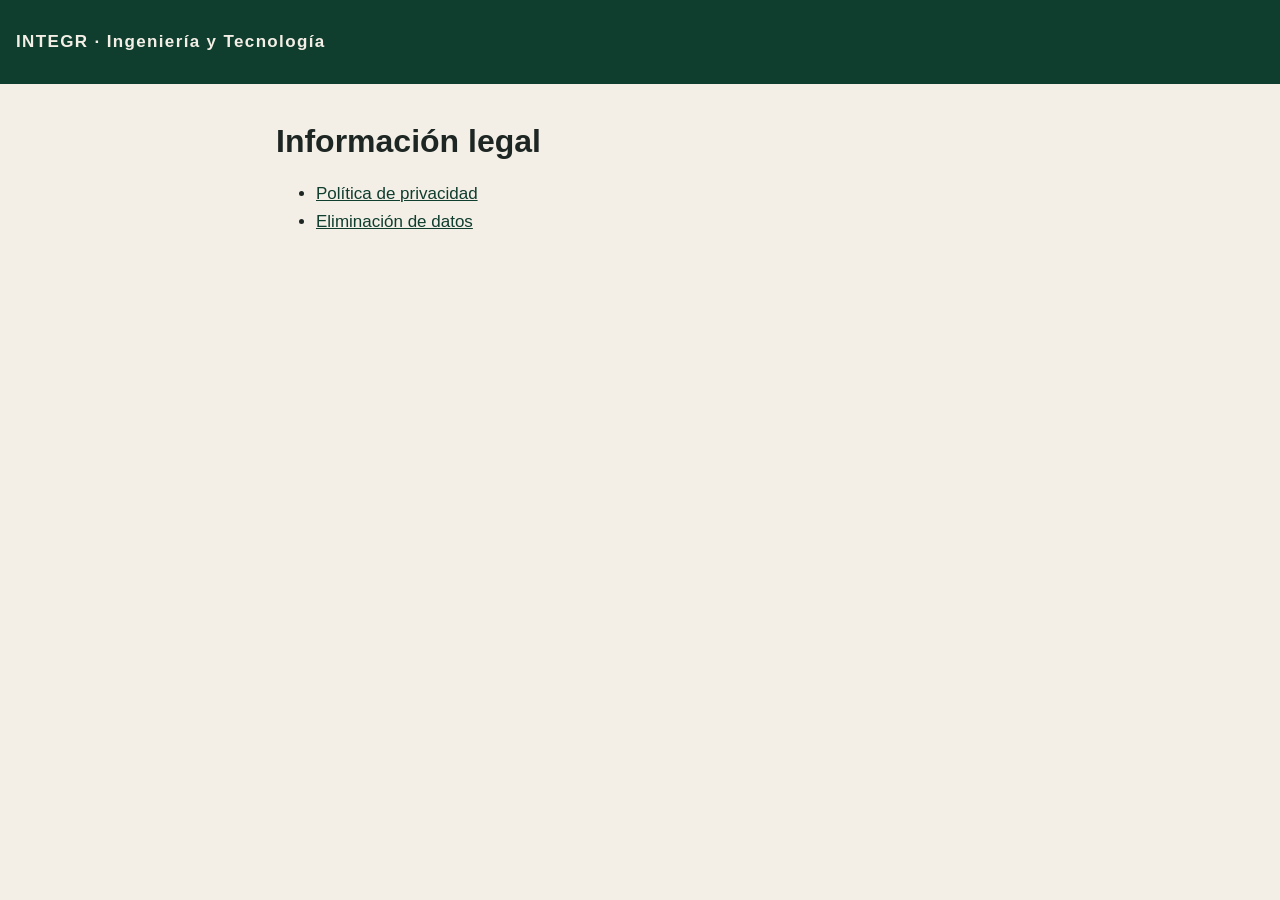
<file: index.html>
<!doctype html>
<html lang="es"><head><meta charset="utf-8"><meta name="viewport" content="width=device-width,initial-scale=1">
<title>INTEGR · Legal</title><link rel="stylesheet" href="style.css"></head>
<body><header><a href="./">INTEGR · Ingeniería y Tecnología</a></header>
<main><h1>Información legal</h1>
<ul><li><a href="privacidad.html">Política de privacidad</a></li><li><a href="eliminar-datos.html">Eliminación de datos</a></li></ul>
</main></body></html>
</file>
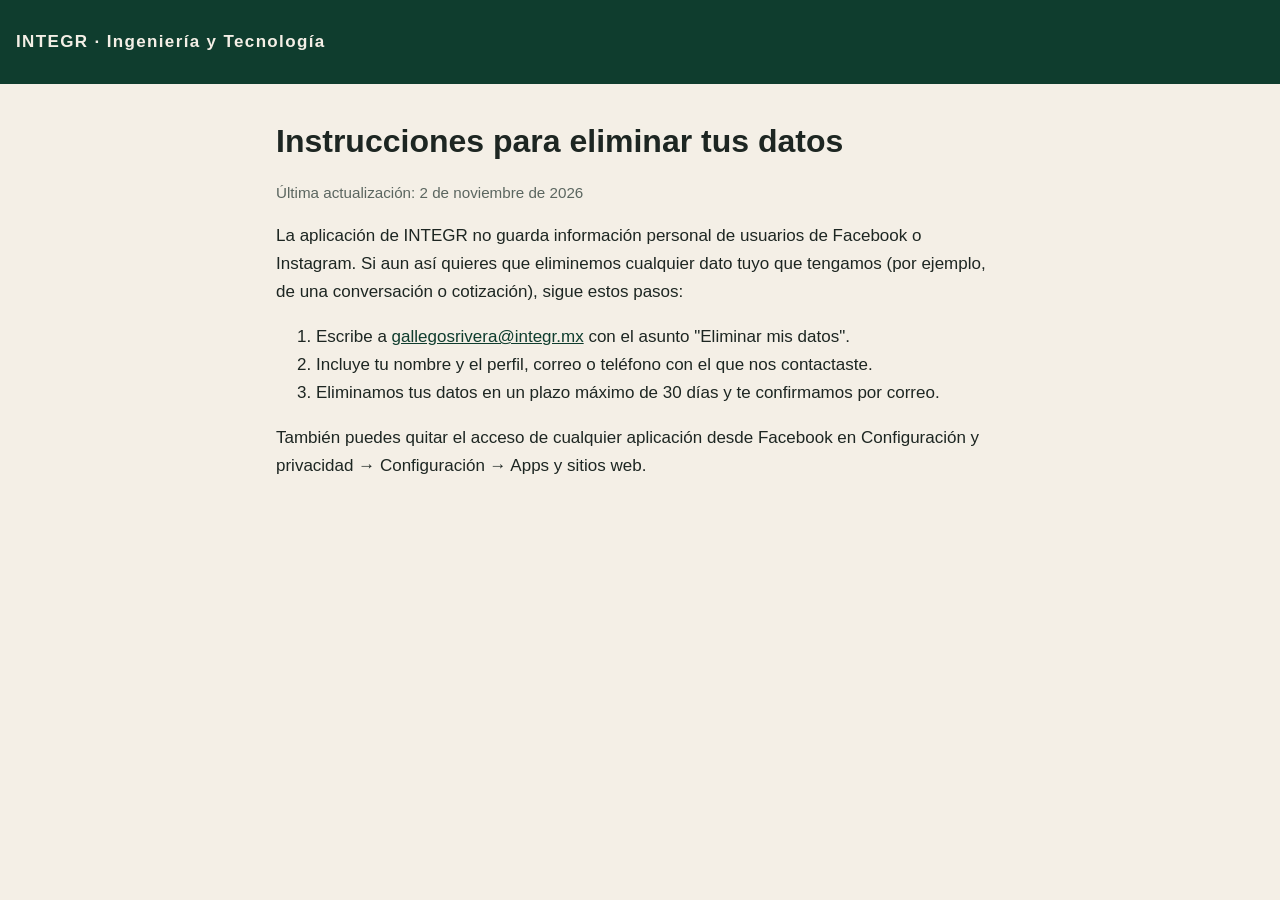
<file: eliminar-datos.html>
<!doctype html>
<html lang="es"><head><meta charset="utf-8"><meta name="viewport" content="width=device-width,initial-scale=1">
<title>Eliminación de datos · INTEGR</title><link rel="stylesheet" href="style.css"></head>
<body><header><a href="./">INTEGR · Ingeniería y Tecnología</a></header>
<main>
<h1>Instrucciones para eliminar tus datos</h1>
<p class="meta">Última actualización: 2 de noviembre de 2026</p>
<p>La aplicación de INTEGR no guarda información personal de usuarios de Facebook o Instagram. Si aun así quieres que eliminemos cualquier dato tuyo que tengamos (por ejemplo, de una conversación o cotización), sigue estos pasos:</p>
<ol>
<li>Escribe a <a href="mailto:gallegosrivera@integr.mx">gallegosrivera@integr.mx</a> con el asunto "Eliminar mis datos".</li>
<li>Incluye tu nombre y el perfil, correo o teléfono con el que nos contactaste.</li>
<li>Eliminamos tus datos en un plazo máximo de 30 días y te confirmamos por correo.</li>
</ol>
<p>También puedes quitar el acceso de cualquier aplicación desde Facebook en Configuración y privacidad → Configuración → Apps y sitios web.</p>
</main></body></html>
</file>
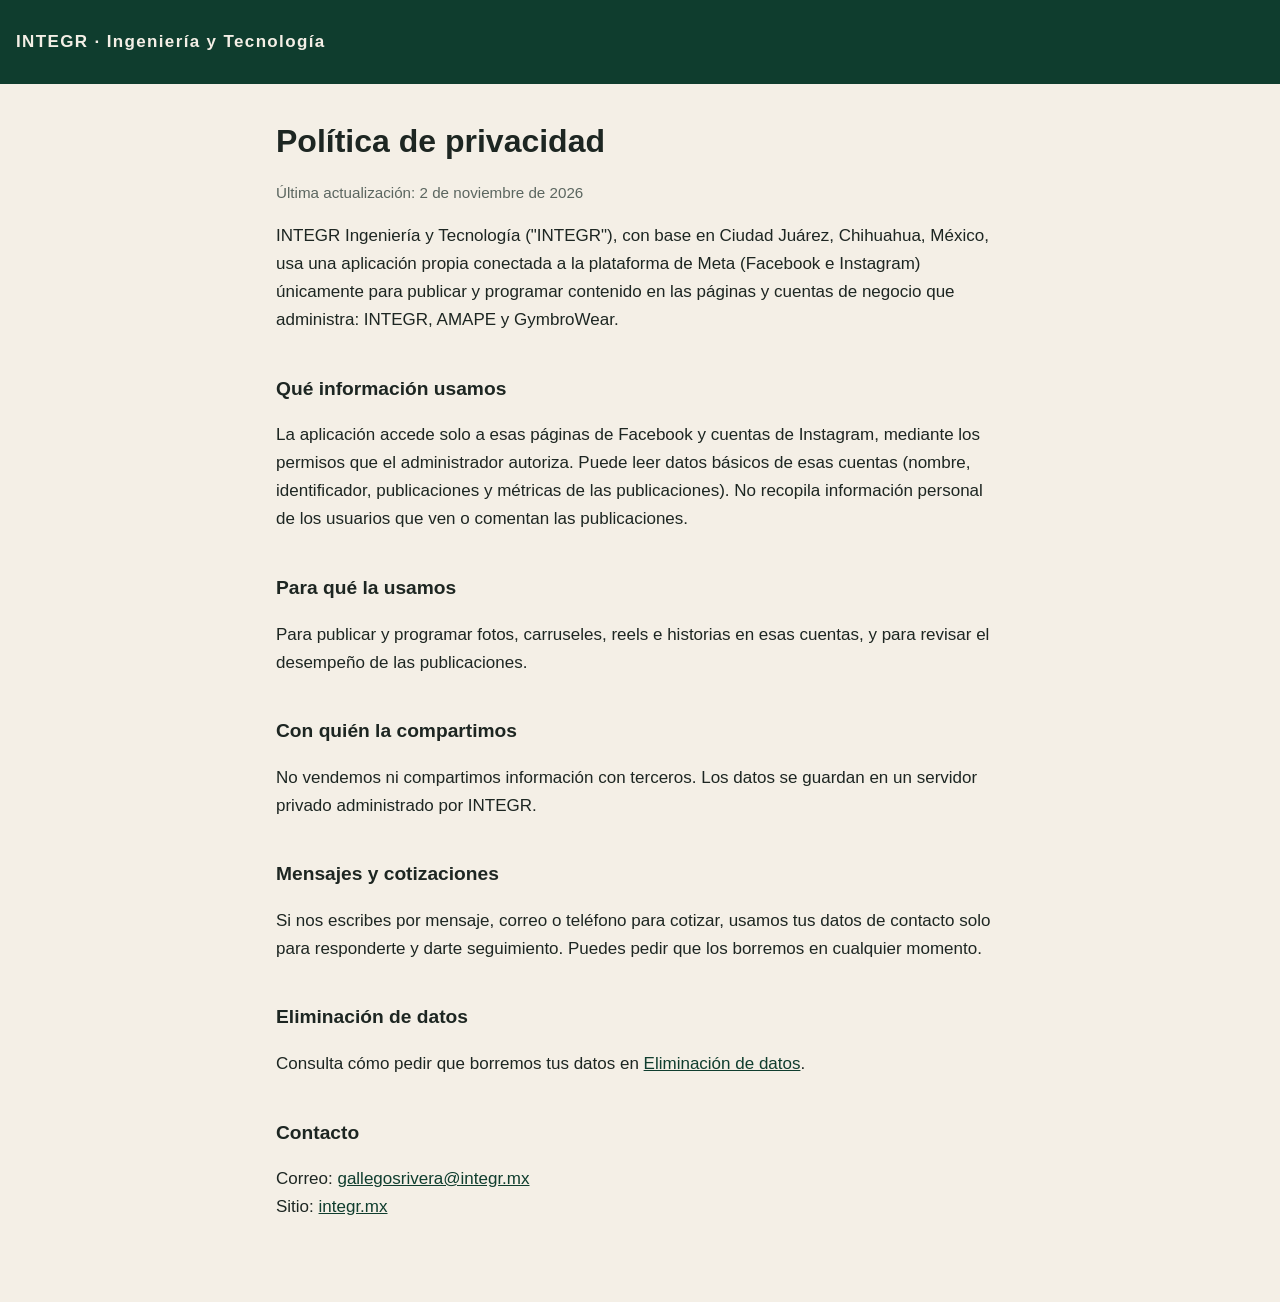
<file: privacidad.html>
<!doctype html>
<html lang="es"><head><meta charset="utf-8"><meta name="viewport" content="width=device-width,initial-scale=1">
<title>Política de privacidad · INTEGR</title><link rel="stylesheet" href="style.css"></head>
<body><header><a href="./">INTEGR · Ingeniería y Tecnología</a></header>
<main>
<h1>Política de privacidad</h1>
<p class="meta">Última actualización: 2 de noviembre de 2026</p>
<p>INTEGR Ingeniería y Tecnología ("INTEGR"), con base en Ciudad Juárez, Chihuahua, México, usa una aplicación propia conectada a la plataforma de Meta (Facebook e Instagram) únicamente para publicar y programar contenido en las páginas y cuentas de negocio que administra: INTEGR, AMAPE y GymbroWear.</p>
<h2>Qué información usamos</h2>
<p>La aplicación accede solo a esas páginas de Facebook y cuentas de Instagram, mediante los permisos que el administrador autoriza. Puede leer datos básicos de esas cuentas (nombre, identificador, publicaciones y métricas de las publicaciones). No recopila información personal de los usuarios que ven o comentan las publicaciones.</p>
<h2>Para qué la usamos</h2>
<p>Para publicar y programar fotos, carruseles, reels e historias en esas cuentas, y para revisar el desempeño de las publicaciones.</p>
<h2>Con quién la compartimos</h2>
<p>No vendemos ni compartimos información con terceros. Los datos se guardan en un servidor privado administrado por INTEGR.</p>
<h2>Mensajes y cotizaciones</h2>
<p>Si nos escribes por mensaje, correo o teléfono para cotizar, usamos tus datos de contacto solo para responderte y darte seguimiento. Puedes pedir que los borremos en cualquier momento.</p>
<h2>Eliminación de datos</h2>
<p>Consulta cómo pedir que borremos tus datos en <a href="eliminar-datos.html">Eliminación de datos</a>.</p>
<h2>Contacto</h2>
<p>Correo: <a href="mailto:gallegosrivera@integr.mx">gallegosrivera@integr.mx</a><br>Sitio: <a href="https://integr.mx">integr.mx</a></p>
</main></body></html>
</file>
<file: style.css>
:root{--green:#0F3D2E;--cream:#F4EFE6;--ink:#1d2622}
*{box-sizing:border-box}
body{margin:0;background:var(--cream);color:var(--ink);font:17px/1.65 -apple-system,Segoe UI,Roboto,Helvetica,Arial,sans-serif}
header{background:var(--green);color:var(--cream);padding:28px 16px}
header a{color:var(--cream);text-decoration:none;font-weight:700;letter-spacing:.08em}
main{max-width:760px;margin:0 auto;padding:32px 16px 64px}
h1{font-size:2rem;line-height:1.2;margin:.2em 0 .6em}
h2{font-size:1.2rem;margin-top:2em}
a{color:var(--green)}
.meta{color:#5b6660;font-size:.95rem}
</file>
